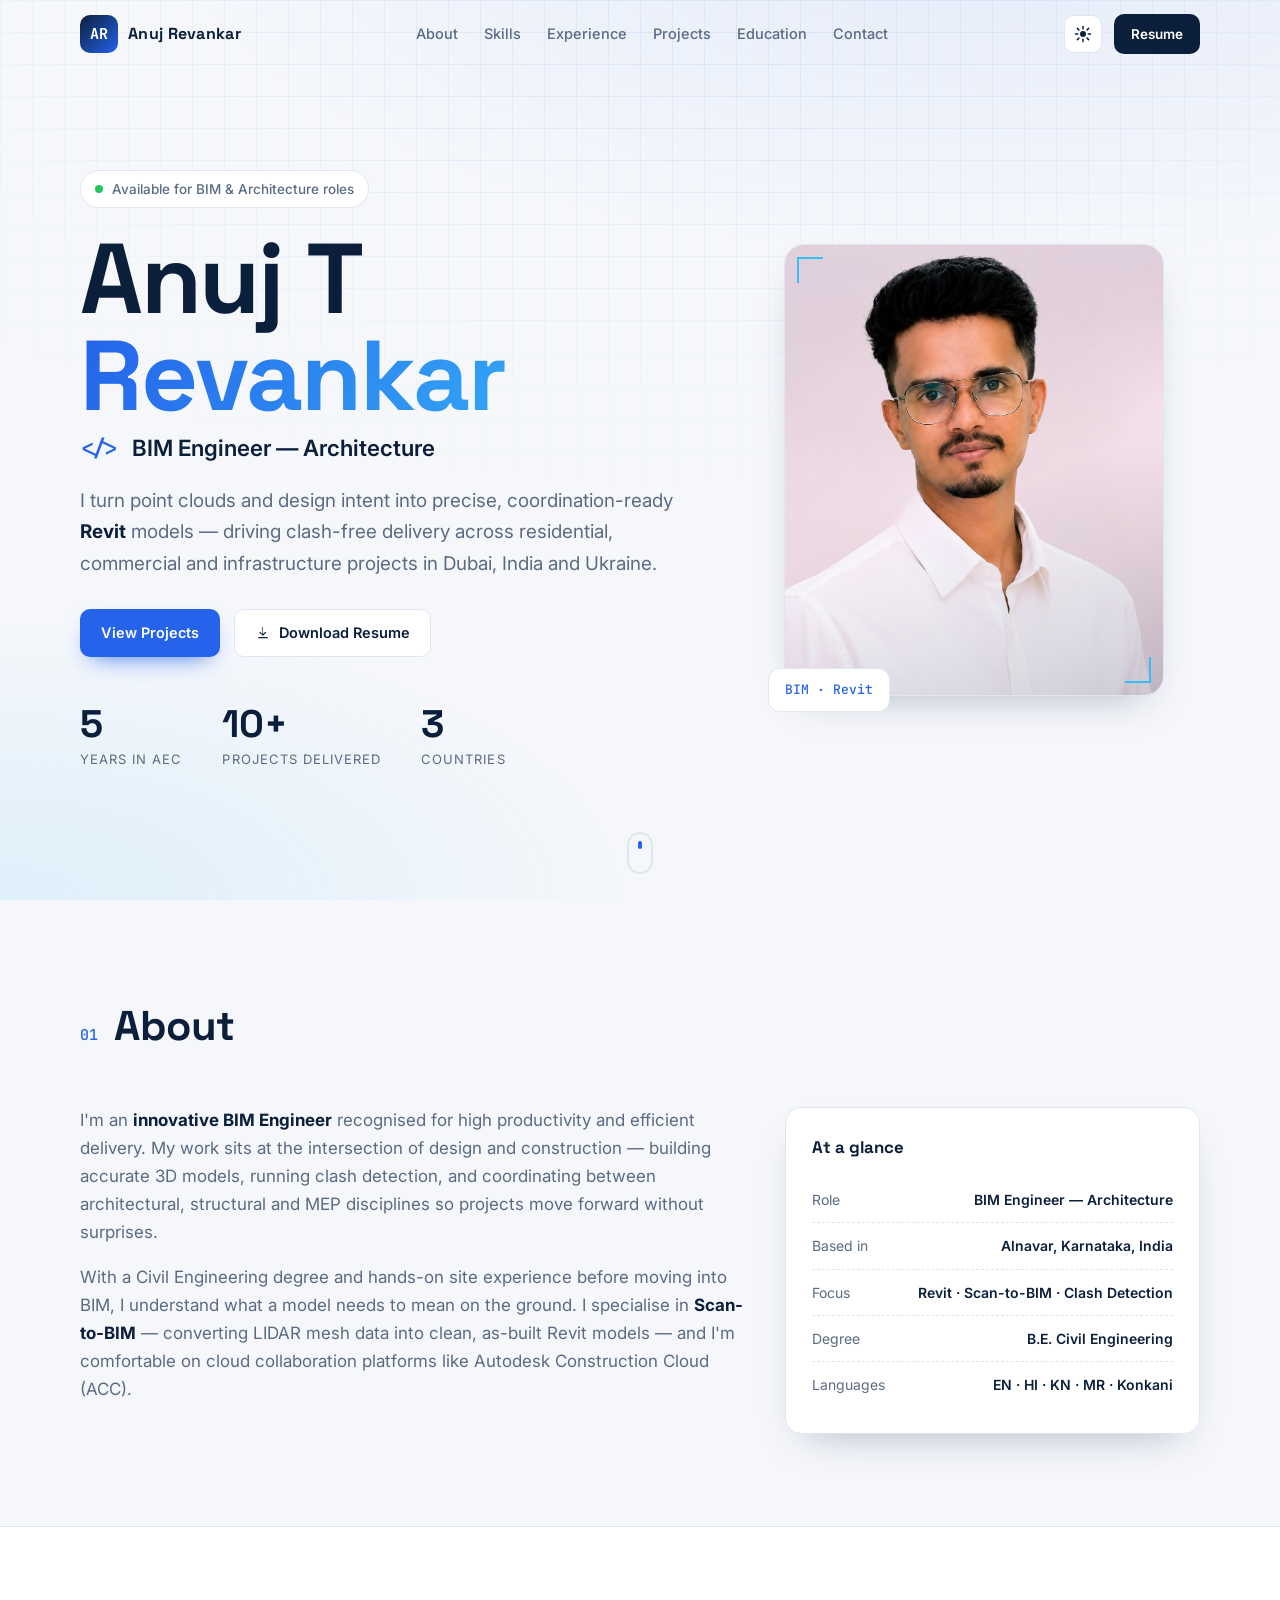
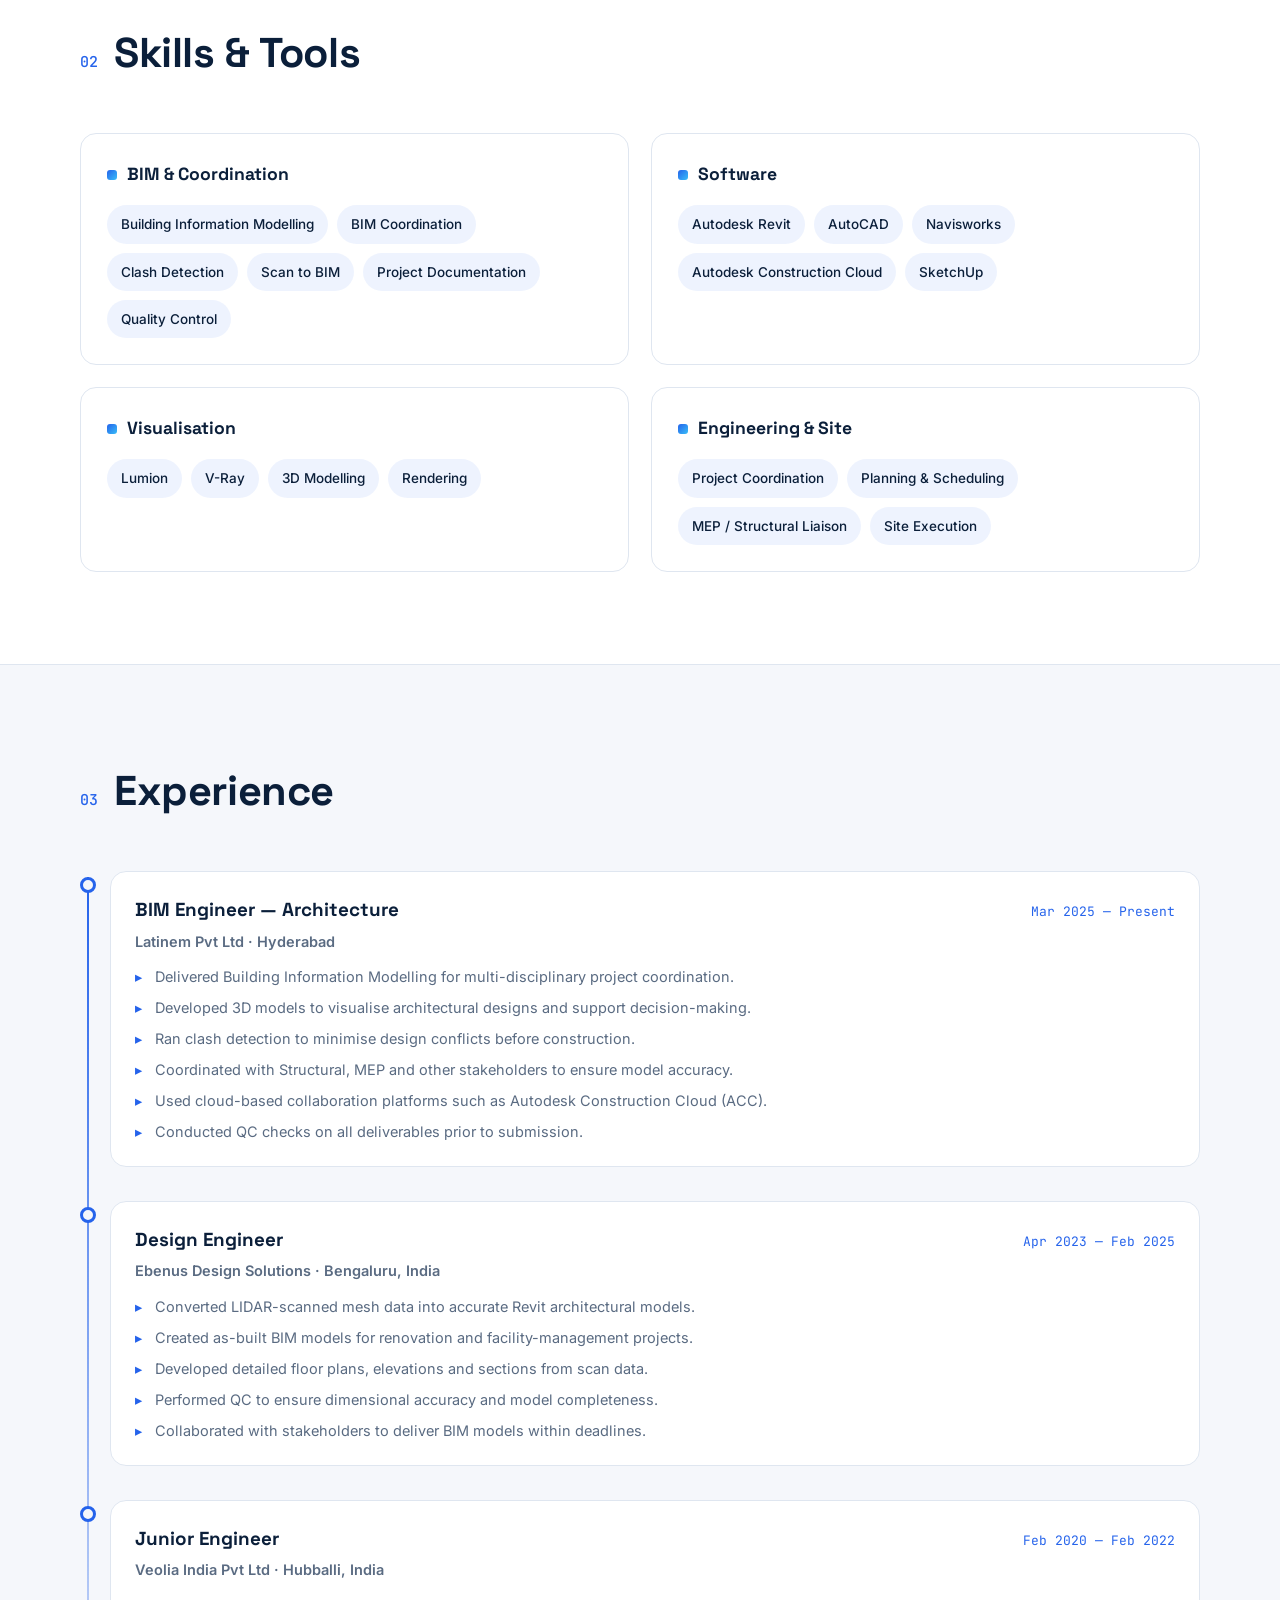
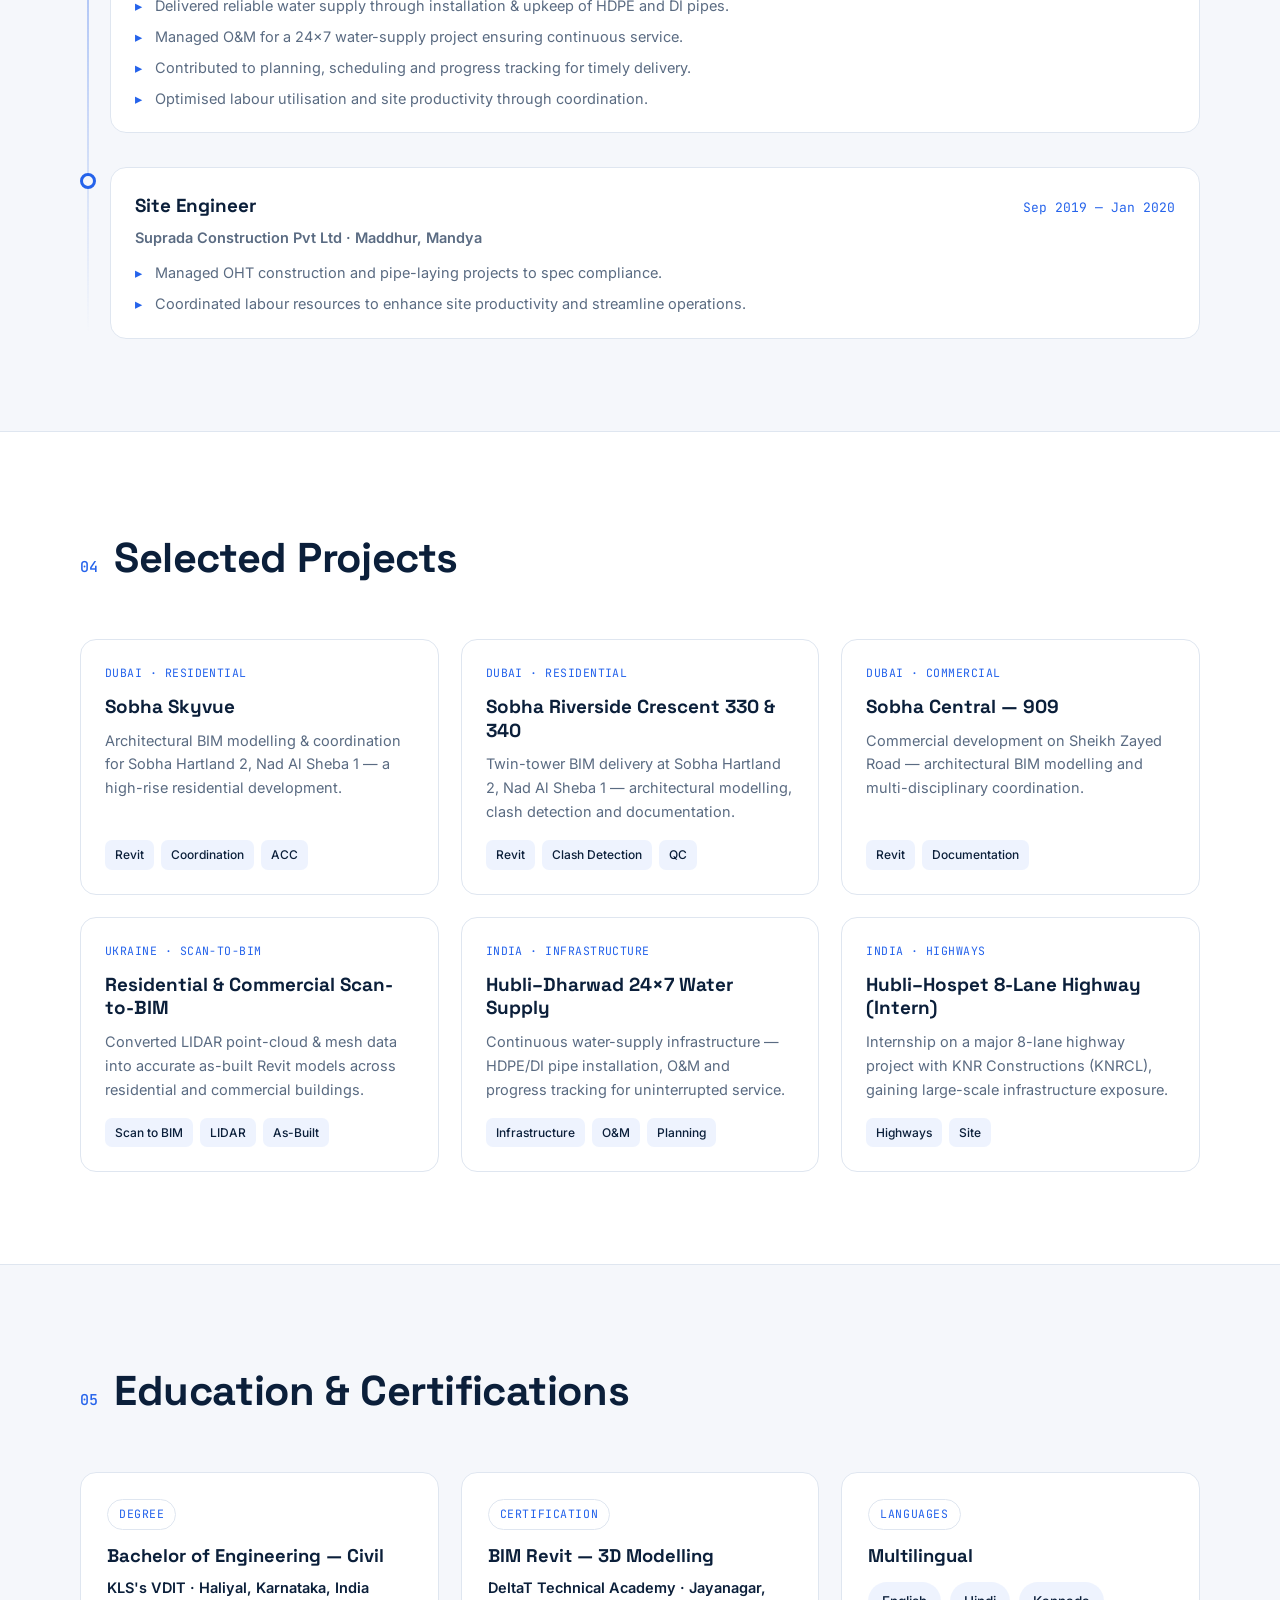
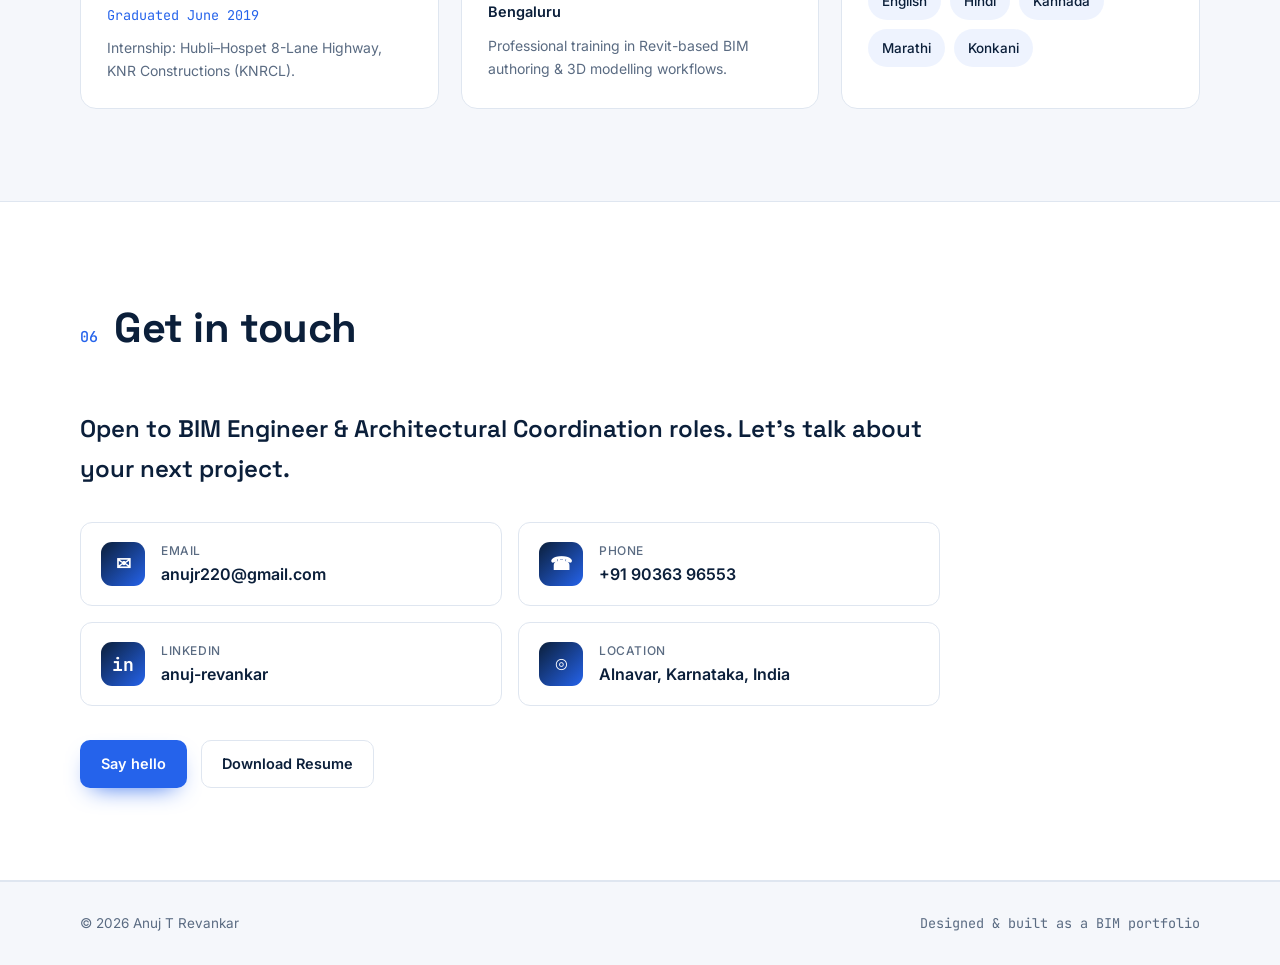
<file: index.html>
<!DOCTYPE html>
<html lang="en">
<head>
  <meta charset="UTF-8" />
  <meta name="viewport" content="width=device-width, initial-scale=1.0" />
  <title>Anuj T Revankar — BIM Engineer</title>
  <meta name="description" content="Anuj T Revankar — BIM Engineer specialising in Revit, Scan-to-BIM, clash detection and multi-disciplinary project coordination. Portfolio of architectural BIM projects across Dubai, India and Ukraine." />
  <meta name="author" content="Anuj T Revankar" />

  <!-- Open Graph -->
  <meta property="og:title" content="Anuj T Revankar — BIM Engineer" />
  <meta property="og:description" content="BIM Engineer specialising in Revit, Scan-to-BIM and clash detection. Portfolio of architectural projects across Dubai, India & Ukraine." />
  <meta property="og:type" content="website" />

  <link rel="preconnect" href="https://fonts.googleapis.com" />
  <link rel="preconnect" href="https://fonts.gstatic.com" crossorigin />
  <link href="https://fonts.googleapis.com/css2?family=Space+Grotesk:wght@400;500;600;700&family=Inter:wght@400;500;600;700&family=JetBrains+Mono:wght@400;500&display=swap" rel="stylesheet" />
  <link rel="stylesheet" href="styles.css" />
  <link rel="icon" href="data:image/svg+xml,<svg xmlns='http://www.w3.org/2000/svg' viewBox='0 0 100 100'><rect width='100' height='100' rx='20' fill='%230b1f3a'/><text x='50' y='68' font-size='54' font-family='monospace' font-weight='700' fill='%2338bdf8' text-anchor='middle'>AR</text></svg>" />
</head>
<body>
  <!-- Blueprint grid backdrop -->
  <div class="grid-bg" aria-hidden="true"></div>

  <!-- ============ NAV ============ -->
  <header class="nav" id="nav">
    <div class="nav__inner">
      <a href="#top" class="brand" aria-label="Anuj T Revankar — home">
        <span class="brand__mark">AR</span>
        <span class="brand__name">Anuj&nbsp;Revankar</span>
      </a>
      <nav class="nav__links" aria-label="Primary">
        <a href="#about">About</a>
        <a href="#skills">Skills</a>
        <a href="#experience">Experience</a>
        <a href="#projects">Projects</a>
        <a href="#education">Education</a>
        <a href="#contact">Contact</a>
      </nav>
      <div class="nav__actions">
        <button class="theme-toggle" id="themeToggle" aria-label="Toggle colour theme" title="Toggle theme">
          <svg class="icon-sun" viewBox="0 0 24 24" width="18" height="18" aria-hidden="true"><circle cx="12" cy="12" r="4" fill="currentColor"/><g stroke="currentColor" stroke-width="2" stroke-linecap="round"><line x1="12" y1="2" x2="12" y2="5"/><line x1="12" y1="19" x2="12" y2="22"/><line x1="2" y1="12" x2="5" y2="12"/><line x1="19" y1="12" x2="22" y2="12"/><line x1="4.5" y1="4.5" x2="6.5" y2="6.5"/><line x1="17.5" y1="17.5" x2="19.5" y2="19.5"/><line x1="4.5" y1="19.5" x2="6.5" y2="17.5"/><line x1="17.5" y1="6.5" x2="19.5" y2="4.5"/></g></svg>
          <svg class="icon-moon" viewBox="0 0 24 24" width="18" height="18" aria-hidden="true"><path d="M21 12.8A9 9 0 1 1 11.2 3a7 7 0 0 0 9.8 9.8Z" fill="currentColor"/></svg>
        </button>
        <a class="btn btn--sm" href="assets/AnujRevankar_Resume.pdf" download>Resume</a>
        <button class="nav__burger" id="burger" aria-label="Open menu" aria-expanded="false">
          <span></span><span></span><span></span>
        </button>
      </div>
    </div>
  </header>

  <main id="top">
    <!-- ============ HERO ============ -->
    <section class="hero">
      <div class="hero__grid" aria-hidden="true"></div>
      <div class="wrap hero__inner">
       <div class="hero__copy">
        <p class="hero__eyebrow reveal"><span class="dot"></span> Available for BIM &amp; Architecture roles</p>
        <h1 class="hero__title reveal">
          <span>Anuj&nbsp;T</span>
          <span class="accent">Revankar</span>
        </h1>
        <p class="hero__role reveal"><span class="mono">&lt;/&gt;</span> BIM Engineer — Architecture</p>
        <p class="hero__lead reveal">
          I turn point clouds and design intent into precise, coordination-ready
          <strong>Revit</strong> models — driving clash-free delivery across residential,
          commercial and infrastructure projects in Dubai, India and Ukraine.
        </p>
        <div class="hero__cta reveal">
          <a class="btn btn--primary" href="#projects">View Projects</a>
          <a class="btn btn--ghost" href="assets/AnujRevankar_Resume.pdf" download>
            <svg viewBox="0 0 24 24" width="16" height="16" aria-hidden="true"><path fill="currentColor" d="M12 3v10.5l3.5-3.5 1.4 1.4L12 16.3 6.1 11.4l1.4-1.4L11 13.5V3h1Zm-7 15h14v2H5v-2Z"/></svg>
            Download Resume
          </a>
        </div>
        <ul class="hero__stats reveal" aria-label="Highlights">
          <li><span class="num" data-count="5">0</span><span class="lbl">Years in AEC</span></li>
          <li><span class="num" data-count="10" data-suffix="+">0</span><span class="lbl">Projects delivered</span></li>
          <li><span class="num" data-count="3">0</span><span class="lbl">Countries</span></li>
        </ul>
       </div>

       <div class="hero__photo reveal">
         <div class="hero__frame">
           <img src="assets/profile.jpg"
                alt="Anuj T Revankar"
                width="640" height="760"
                onerror="this.onerror=null;this.src='assets/profile-placeholder.svg';" />
           <span class="hero__frame-tick hero__frame-tick--tl"></span>
           <span class="hero__frame-tick hero__frame-tick--br"></span>
         </div>
         <span class="hero__badge mono">BIM · Revit</span>
       </div>
      </div>
      <a href="#about" class="hero__scroll" aria-label="Scroll to about">
        <span></span>
      </a>
    </section>

    <!-- ============ ABOUT ============ -->
    <section id="about" class="section">
      <div class="wrap">
        <header class="section__head reveal">
          <span class="section__idx">01</span>
          <h2>About</h2>
        </header>
        <div class="about">
          <div class="about__text reveal">
            <p>
              I'm an <strong>innovative BIM Engineer</strong> recognised for high productivity and
              efficient delivery. My work sits at the intersection of design and construction —
              building accurate 3D models, running clash detection, and coordinating between
              architectural, structural and MEP disciplines so projects move forward without surprises.
            </p>
            <p>
              With a Civil Engineering degree and hands-on site experience before moving into BIM,
              I understand what a model needs to mean on the ground. I specialise in
              <strong>Scan-to-BIM</strong> — converting LIDAR mesh data into clean, as-built Revit models —
              and I'm comfortable on cloud collaboration platforms like Autodesk Construction Cloud (ACC).
            </p>
          </div>
          <aside class="about__card reveal">
            <h3>At a glance</h3>
            <dl>
              <div><dt>Role</dt><dd>BIM Engineer — Architecture</dd></div>
              <div><dt>Based in</dt><dd>Alnavar, Karnataka, India</dd></div>
              <div><dt>Focus</dt><dd>Revit · Scan-to-BIM · Clash Detection</dd></div>
              <div><dt>Degree</dt><dd>B.E. Civil Engineering</dd></div>
              <div><dt>Languages</dt><dd>EN · HI · KN · MR · Konkani</dd></div>
            </dl>
          </aside>
        </div>
      </div>
    </section>

    <!-- ============ SKILLS ============ -->
    <section id="skills" class="section section--alt">
      <div class="wrap">
        <header class="section__head reveal">
          <span class="section__idx">02</span>
          <h2>Skills &amp; Tools</h2>
        </header>
        <div class="skills">
          <article class="skillcard reveal">
            <h3>BIM &amp; Coordination</h3>
            <ul class="chips">
              <li>Building Information Modelling</li>
              <li>BIM Coordination</li>
              <li>Clash Detection</li>
              <li>Scan to BIM</li>
              <li>Project Documentation</li>
              <li>Quality Control</li>
            </ul>
          </article>
          <article class="skillcard reveal">
            <h3>Software</h3>
            <ul class="chips">
              <li>Autodesk Revit</li>
              <li>AutoCAD</li>
              <li>Navisworks</li>
              <li>Autodesk Construction Cloud</li>
              <li>SketchUp</li>
            </ul>
          </article>
          <article class="skillcard reveal">
            <h3>Visualisation</h3>
            <ul class="chips">
              <li>Lumion</li>
              <li>V-Ray</li>
              <li>3D Modelling</li>
              <li>Rendering</li>
            </ul>
          </article>
          <article class="skillcard reveal">
            <h3>Engineering &amp; Site</h3>
            <ul class="chips">
              <li>Project Coordination</li>
              <li>Planning &amp; Scheduling</li>
              <li>MEP / Structural Liaison</li>
              <li>Site Execution</li>
            </ul>
          </article>
        </div>
      </div>
    </section>

    <!-- ============ EXPERIENCE ============ -->
    <section id="experience" class="section">
      <div class="wrap">
        <header class="section__head reveal">
          <span class="section__idx">03</span>
          <h2>Experience</h2>
        </header>
        <div class="timeline">

          <article class="tl reveal">
            <div class="tl__dot"></div>
            <div class="tl__body">
              <div class="tl__top">
                <h3>BIM Engineer — Architecture</h3>
                <span class="tl__date">Mar 2025 — Present</span>
              </div>
              <p class="tl__org">Latinem Pvt Ltd · Hyderabad</p>
              <ul class="tl__points">
                <li>Delivered Building Information Modelling for multi-disciplinary project coordination.</li>
                <li>Developed 3D models to visualise architectural designs and support decision-making.</li>
                <li>Ran clash detection to minimise design conflicts before construction.</li>
                <li>Coordinated with Structural, MEP and other stakeholders to ensure model accuracy.</li>
                <li>Used cloud-based collaboration platforms such as Autodesk Construction Cloud (ACC).</li>
                <li>Conducted QC checks on all deliverables prior to submission.</li>
              </ul>
            </div>
          </article>

          <article class="tl reveal">
            <div class="tl__dot"></div>
            <div class="tl__body">
              <div class="tl__top">
                <h3>Design Engineer</h3>
                <span class="tl__date">Apr 2023 — Feb 2025</span>
              </div>
              <p class="tl__org">Ebenus Design Solutions · Bengaluru, India</p>
              <ul class="tl__points">
                <li>Converted LIDAR-scanned mesh data into accurate Revit architectural models.</li>
                <li>Created as-built BIM models for renovation and facility-management projects.</li>
                <li>Developed detailed floor plans, elevations and sections from scan data.</li>
                <li>Performed QC to ensure dimensional accuracy and model completeness.</li>
                <li>Collaborated with stakeholders to deliver BIM models within deadlines.</li>
              </ul>
            </div>
          </article>

          <article class="tl reveal">
            <div class="tl__dot"></div>
            <div class="tl__body">
              <div class="tl__top">
                <h3>Junior Engineer</h3>
                <span class="tl__date">Feb 2020 — Feb 2022</span>
              </div>
              <p class="tl__org">Veolia India Pvt Ltd · Hubballi, India</p>
              <ul class="tl__points">
                <li>Delivered reliable water supply through installation &amp; upkeep of HDPE and DI pipes.</li>
                <li>Managed O&amp;M for a 24×7 water-supply project ensuring continuous service.</li>
                <li>Contributed to planning, scheduling and progress tracking for timely delivery.</li>
                <li>Optimised labour utilisation and site productivity through coordination.</li>
              </ul>
            </div>
          </article>

          <article class="tl reveal">
            <div class="tl__dot"></div>
            <div class="tl__body">
              <div class="tl__top">
                <h3>Site Engineer</h3>
                <span class="tl__date">Sep 2019 — Jan 2020</span>
              </div>
              <p class="tl__org">Suprada Construction Pvt Ltd · Maddhur, Mandya</p>
              <ul class="tl__points">
                <li>Managed OHT construction and pipe-laying projects to spec compliance.</li>
                <li>Coordinated labour resources to enhance site productivity and streamline operations.</li>
              </ul>
            </div>
          </article>

        </div>
      </div>
    </section>

    <!-- ============ PROJECTS ============ -->
    <section id="projects" class="section section--alt">
      <div class="wrap">
        <header class="section__head reveal">
          <span class="section__idx">04</span>
          <h2>Selected Projects</h2>
        </header>
        <div class="projects">

          <article class="pcard reveal">
            <div class="pcard__tag">Dubai · Residential</div>
            <h3>Sobha Skyvue</h3>
            <p>Architectural BIM modelling &amp; coordination for Sobha Hartland 2, Nad Al Sheba 1 — a high-rise residential development.</p>
            <ul class="pcard__meta">
              <li>Revit</li><li>Coordination</li><li>ACC</li>
            </ul>
          </article>

          <article class="pcard reveal">
            <div class="pcard__tag">Dubai · Residential</div>
            <h3>Sobha Riverside Crescent 330 &amp; 340</h3>
            <p>Twin-tower BIM delivery at Sobha Hartland 2, Nad Al Sheba 1 — architectural modelling, clash detection and documentation.</p>
            <ul class="pcard__meta">
              <li>Revit</li><li>Clash Detection</li><li>QC</li>
            </ul>
          </article>

          <article class="pcard reveal">
            <div class="pcard__tag">Dubai · Commercial</div>
            <h3>Sobha Central — 909</h3>
            <p>Commercial development on Sheikh Zayed Road — architectural BIM modelling and multi-disciplinary coordination.</p>
            <ul class="pcard__meta">
              <li>Revit</li><li>Documentation</li>
            </ul>
          </article>

          <article class="pcard reveal">
            <div class="pcard__tag">Ukraine · Scan-to-BIM</div>
            <h3>Residential &amp; Commercial Scan-to-BIM</h3>
            <p>Converted LIDAR point-cloud &amp; mesh data into accurate as-built Revit models across residential and commercial buildings.</p>
            <ul class="pcard__meta">
              <li>Scan to BIM</li><li>LIDAR</li><li>As-Built</li>
            </ul>
          </article>

          <article class="pcard reveal">
            <div class="pcard__tag">India · Infrastructure</div>
            <h3>Hubli–Dharwad 24×7 Water Supply</h3>
            <p>Continuous water-supply infrastructure — HDPE/DI pipe installation, O&amp;M and progress tracking for uninterrupted service.</p>
            <ul class="pcard__meta">
              <li>Infrastructure</li><li>O&amp;M</li><li>Planning</li>
            </ul>
          </article>

          <article class="pcard reveal">
            <div class="pcard__tag">India · Highways</div>
            <h3>Hubli–Hospet 8-Lane Highway (Intern)</h3>
            <p>Internship on a major 8-lane highway project with KNR Constructions (KNRCL), gaining large-scale infrastructure exposure.</p>
            <ul class="pcard__meta">
              <li>Highways</li><li>Site</li>
            </ul>
          </article>

        </div>
      </div>
    </section>

    <!-- ============ EDUCATION + CERTS ============ -->
    <section id="education" class="section">
      <div class="wrap">
        <header class="section__head reveal">
          <span class="section__idx">05</span>
          <h2>Education &amp; Certifications</h2>
        </header>
        <div class="edu">
          <article class="edu__card reveal">
            <span class="edu__kind">Degree</span>
            <h3>Bachelor of Engineering — Civil</h3>
            <p class="edu__org">KLS's VDIT · Haliyal, Karnataka, India</p>
            <p class="edu__date">Graduated June 2019</p>
            <p class="edu__note">Internship: Hubli–Hospet 8-Lane Highway, KNR Constructions (KNRCL).</p>
          </article>
          <article class="edu__card reveal">
            <span class="edu__kind">Certification</span>
            <h3>BIM Revit — 3D Modelling</h3>
            <p class="edu__org">DeltaT Technical Academy · Jayanagar, Bengaluru</p>
            <p class="edu__note">Professional training in Revit-based BIM authoring &amp; 3D modelling workflows.</p>
          </article>
          <article class="edu__card reveal">
            <span class="edu__kind">Languages</span>
            <h3>Multilingual</h3>
            <ul class="chips chips--tight">
              <li>English</li><li>Hindi</li><li>Kannada</li><li>Marathi</li><li>Konkani</li>
            </ul>
          </article>
        </div>
      </div>
    </section>

    <!-- ============ CONTACT ============ -->
    <section id="contact" class="section section--alt">
      <div class="wrap">
        <header class="section__head reveal">
          <span class="section__idx">06</span>
          <h2>Get in touch</h2>
        </header>
        <div class="contact">
          <p class="contact__lead reveal">Open to BIM Engineer &amp; Architectural Coordination roles. Let's talk about your next project.</p>
          <div class="contact__grid reveal">
            <a class="contact__item" href="mailto:anujr220@gmail.com">
              <span class="contact__ic">✉</span>
              <span><small>Email</small>anujr220@gmail.com</span>
            </a>
            <a class="contact__item" href="tel:+919036396553">
              <span class="contact__ic">☎</span>
              <span><small>Phone</small>+91 90363 96553</span>
            </a>
            <a class="contact__item" href="https://www.linkedin.com/in/anuj-revankar-630022181" target="_blank" rel="noopener">
              <span class="contact__ic">in</span>
              <span><small>LinkedIn</small>anuj-revankar</span>
            </a>
            <div class="contact__item contact__item--static">
              <span class="contact__ic">◎</span>
              <span><small>Location</small>Alnavar, Karnataka, India</span>
            </div>
          </div>
          <div class="contact__cta reveal">
            <a class="btn btn--primary" href="mailto:anujr220@gmail.com">Say hello</a>
            <a class="btn btn--ghost" href="assets/AnujRevankar_Resume.pdf" download>Download Resume</a>
          </div>
        </div>
      </div>
    </section>
  </main>

  <footer class="footer">
    <div class="wrap footer__inner">
      <span>© <span id="year"></span> Anuj T Revankar</span>
      <span class="footer__mono">Designed &amp; built as a BIM portfolio</span>
    </div>
  </footer>

  <script src="script.js"></script>
</body>
</html>
</file>
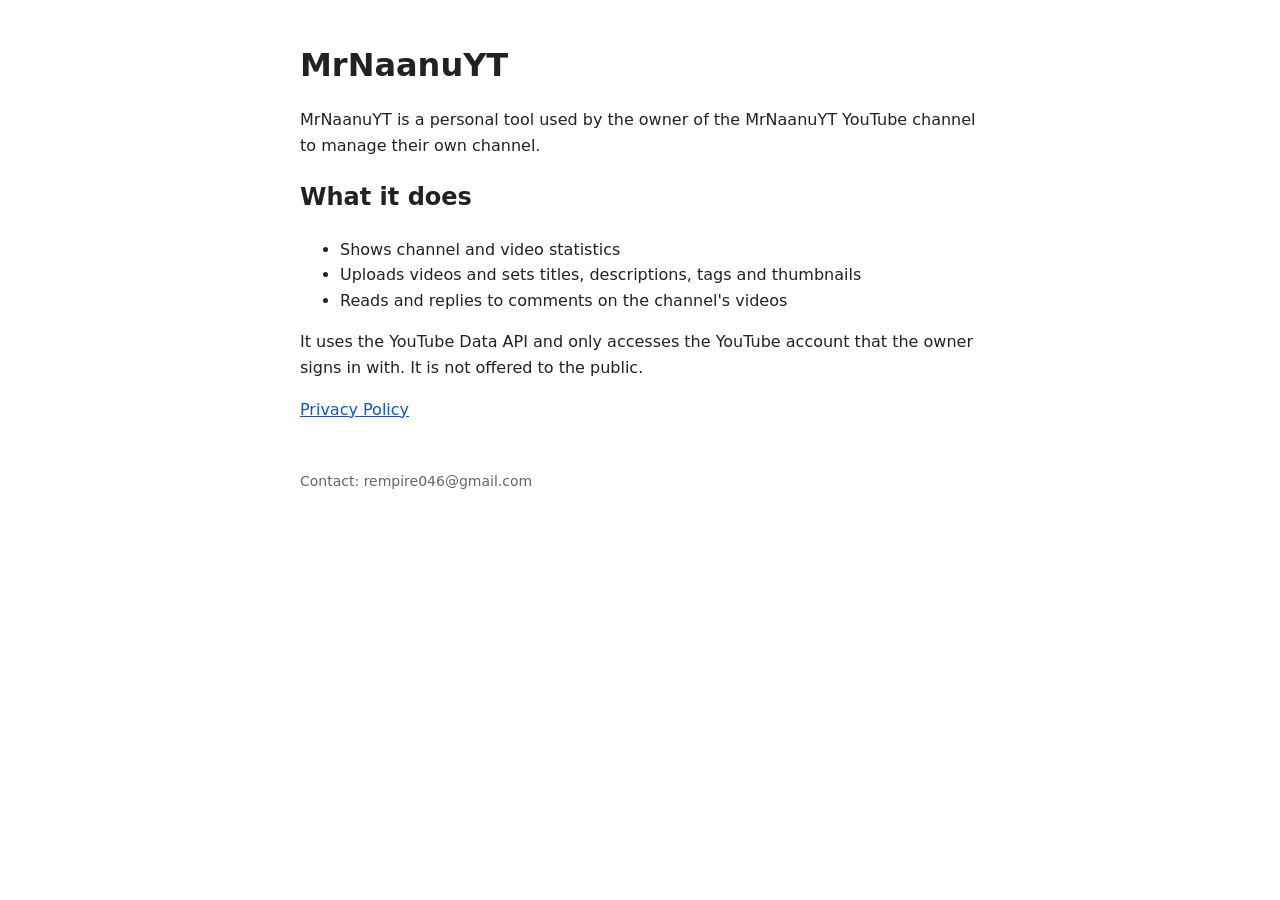
<file: mrnaanuyt/index.html>
<!doctype html>
<html lang="en">
<head>
  <meta charset="utf-8">
  <meta name="viewport" content="width=device-width, initial-scale=1">
  <title>MrNaanuYT</title>
  <style>
    body { font-family: system-ui, sans-serif; max-width: 680px; margin: 40px auto; padding: 0 16px; line-height: 1.6; color: #222; background: #fff; }
    h1 { margin-bottom: 4px; }
    a { color: #0b57d0; }
    footer { margin-top: 48px; font-size: 14px; color: #666; }
  </style>
</head>
<body>
  <h1>MrNaanuYT</h1>
  <p>MrNaanuYT is a personal tool used by the owner of the MrNaanuYT YouTube channel to manage their own channel.</p>

  <h2>What it does</h2>
  <ul>
    <li>Shows channel and video statistics</li>
    <li>Uploads videos and sets titles, descriptions, tags and thumbnails</li>
    <li>Reads and replies to comments on the channel's videos</li>
  </ul>
  <p>It uses the YouTube Data API and only accesses the YouTube account that the owner signs in with. It is not offered to the public.</p>

  <p><a href="privacy.html">Privacy Policy</a></p>

  <footer>Contact: rempire046@gmail.com</footer>
</body>
</html>
</file>
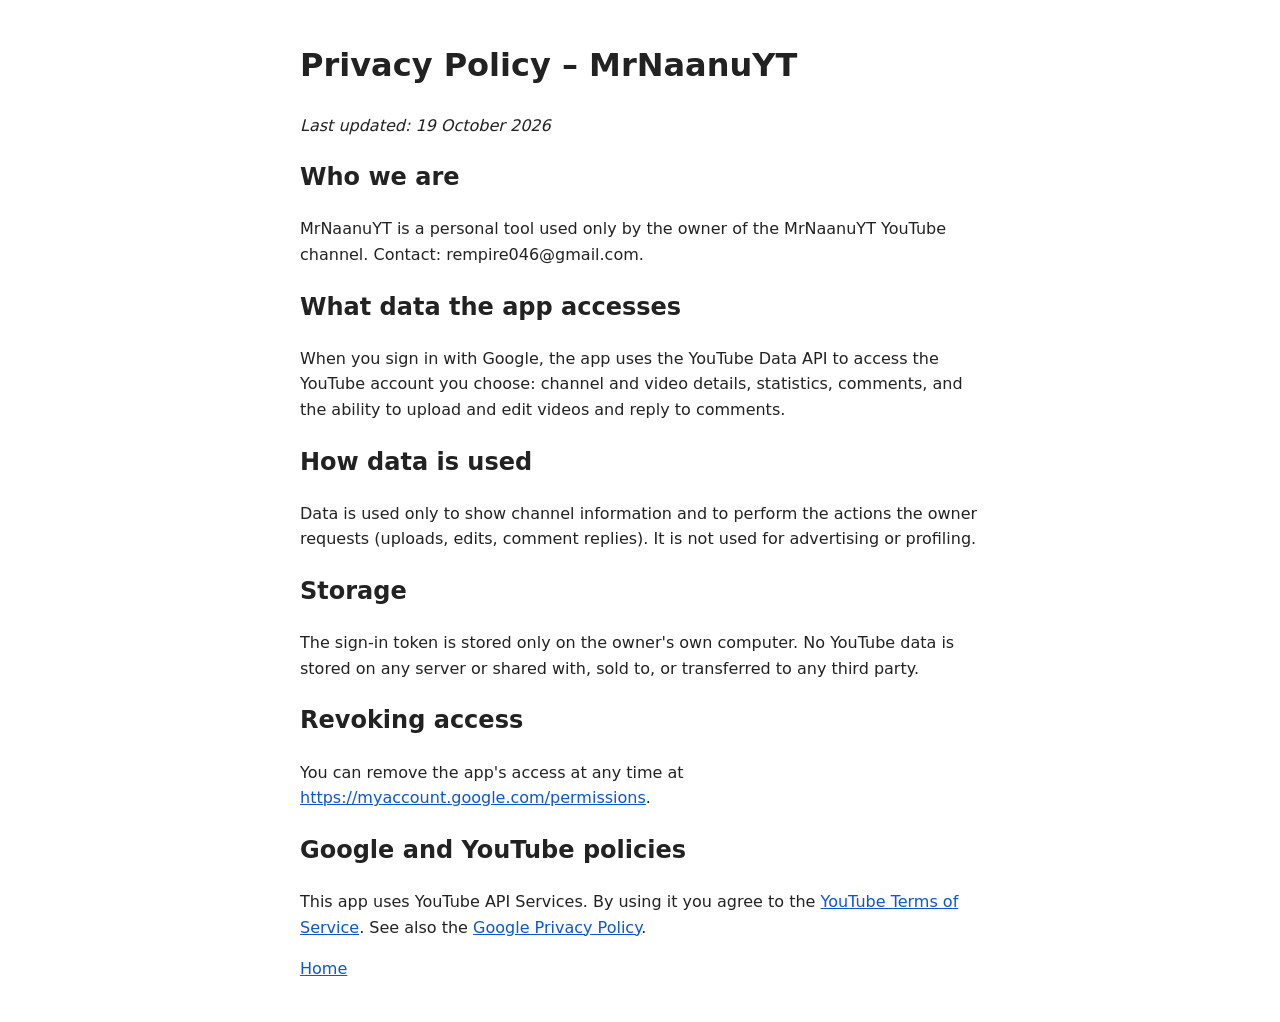
<file: mrnaanuyt/privacy.html>
<!doctype html>
<html lang="en">
<head>
  <meta charset="utf-8">
  <meta name="viewport" content="width=device-width, initial-scale=1">
  <title>Privacy Policy</title>
  <style>
    body { font-family: system-ui, sans-serif; max-width: 680px; margin: 40px auto; padding: 0 16px; line-height: 1.6; color: #222; background: #fff; }
    a { color: #0b57d0; }
  </style>
</head>
<body>
  <h1>Privacy Policy – MrNaanuYT</h1>
  <p><em>Last updated: 19 October 2026</em></p>

  <h2>Who we are</h2>
  <p>MrNaanuYT is a personal tool used only by the owner of the MrNaanuYT YouTube channel. Contact: rempire046@gmail.com.</p>

  <h2>What data the app accesses</h2>
  <p>When you sign in with Google, the app uses the YouTube Data API to access the YouTube account you choose: channel and video details, statistics, comments, and the ability to upload and edit videos and reply to comments.</p>

  <h2>How data is used</h2>
  <p>Data is used only to show channel information and to perform the actions the owner requests (uploads, edits, comment replies). It is not used for advertising or profiling.</p>

  <h2>Storage</h2>
  <p>The sign-in token is stored only on the owner's own computer. No YouTube data is stored on any server or shared with, sold to, or transferred to any third party.</p>

  <h2>Revoking access</h2>
  <p>You can remove the app's access at any time at
    <a href="https://myaccount.google.com/permissions">https://myaccount.google.com/permissions</a>.</p>

  <h2>Google and YouTube policies</h2>
  <p>This app uses YouTube API Services. By using it you agree to the
    <a href="https://www.youtube.com/t/terms">YouTube Terms of Service</a>.
    See also the <a href="https://policies.google.com/privacy">Google Privacy Policy</a>.</p>

  <p><a href="index.html">Home</a></p>
</body>
</html>
</file>
<file: styles.css>
/* =========================================================
   Anuj T Revankar — BIM Portfolio
   Modern architectural / blueprint theme
   ========================================================= */

:root {
  --navy: #0b1f3a;
  --navy-2: #0e2647;
  --ink: #0b1f3a;
  --paper: #f5f7fb;
  --paper-2: #ffffff;
  --muted: #5a6b82;
  --line: #dfe6f0;
  --accent: #2563eb;
  --accent-2: #38bdf8;
  --accent-soft: rgba(37, 99, 235, .08);
  --card: #ffffff;
  --shadow: 0 18px 40px -22px rgba(11, 31, 58, .35);
  --radius: 16px;
  --maxw: 1120px;

  --bg: var(--paper);
  --fg: var(--ink);
  --grid-line: rgba(37, 99, 235, .07);
}

[data-theme="dark"] {
  --navy: #060d1a;
  --paper: #0a1424;
  --paper-2: #0f1d33;
  --ink: #e8eefb;
  --fg: #e8eefb;
  --muted: #92a3bd;
  --line: #1d2c45;
  --card: #101f38;
  --accent: #4f8cff;
  --accent-2: #38bdf8;
  --accent-soft: rgba(79, 140, 255, .12);
  --shadow: 0 24px 50px -24px rgba(0, 0, 0, .7);
  --bg: var(--paper);
  --grid-line: rgba(79, 140, 255, .08);
}

* { box-sizing: border-box; margin: 0; padding: 0; }

html { scroll-behavior: smooth; }

body {
  font-family: 'Inter', system-ui, sans-serif;
  background: var(--bg);
  color: var(--fg);
  line-height: 1.65;
  -webkit-font-smoothing: antialiased;
  overflow-x: hidden;
  -webkit-tap-highlight-color: transparent;
  -webkit-text-size-adjust: 100%;
  transition: background .4s ease, color .4s ease;
}

img { max-width: 100%; }

/* comfortable tap targets on touch devices */
@media (hover: none) and (pointer: coarse) {
  .nav__links.open a,
  .btn,
  .contact__item,
  .chips li { min-height: 44px; }
  .btn { padding-block: 13px; }
}

.mono { font-family: 'JetBrains Mono', monospace; }

.wrap { width: min(var(--maxw), 92%); margin-inline: auto; }

a { color: inherit; text-decoration: none; }

/* ---------- blueprint backdrop ---------- */
.grid-bg {
  position: fixed;
  inset: 0;
  z-index: -2;
  background:
    linear-gradient(var(--grid-line) 1px, transparent 1px) 0 0 / 32px 32px,
    linear-gradient(90deg, var(--grid-line) 1px, transparent 1px) 0 0 / 32px 32px;
  mask-image: radial-gradient(ellipse 80% 60% at 50% 0%, #000 30%, transparent 90%);
  pointer-events: none;
}

/* ---------- nav ---------- */
.nav {
  position: fixed; top: 0; left: 0; right: 0; z-index: 50;
  transition: background .3s ease, box-shadow .3s ease, backdrop-filter .3s;
}
.nav.scrolled {
  background: color-mix(in srgb, var(--bg) 82%, transparent);
  backdrop-filter: blur(14px);
  box-shadow: 0 1px 0 var(--line);
}
.nav__inner {
  width: min(var(--maxw), 92%); margin-inline: auto;
  display: flex; align-items: center; justify-content: space-between;
  height: 68px;
}
.brand { display: flex; align-items: center; gap: 10px; font-weight: 700; }
.brand__mark {
  display: grid; place-items: center;
  width: 38px; height: 38px; border-radius: 10px;
  background: linear-gradient(135deg, var(--navy), var(--accent));
  color: #fff; font-family: 'JetBrains Mono', monospace; font-size: 15px;
  letter-spacing: .5px;
}
.brand__name { font-family: 'Space Grotesk', sans-serif; letter-spacing: .3px; }

.nav__links { display: flex; gap: 26px; }
.nav__links a {
  font-size: 14.5px; font-weight: 500; color: var(--muted);
  position: relative; padding: 4px 0; transition: color .2s;
}
.nav__links a::after {
  content: ""; position: absolute; left: 0; bottom: -2px; height: 2px; width: 0;
  background: var(--accent); transition: width .25s ease;
}
.nav__links a:hover, .nav__links a.active { color: var(--fg); }
.nav__links a:hover::after, .nav__links a.active::after { width: 100%; }

.nav__actions { display: flex; align-items: center; gap: 12px; }

.theme-toggle {
  display: grid; place-items: center;
  width: 38px; height: 38px; border-radius: 10px;
  border: 1px solid var(--line); background: var(--card); color: var(--fg);
  cursor: pointer; transition: transform .2s, border-color .2s;
}
.theme-toggle:hover { transform: translateY(-1px); border-color: var(--accent); }
.icon-moon { display: none; }
[data-theme="dark"] .icon-sun { display: none; }
[data-theme="dark"] .icon-moon { display: block; }

.nav__burger { display: none; flex-direction: column; gap: 5px; background: none; border: 0; cursor: pointer; padding: 8px; }
.nav__burger span { width: 22px; height: 2px; background: var(--fg); border-radius: 2px; transition: .3s; }

/* ---------- buttons ---------- */
.btn {
  display: inline-flex; align-items: center; gap: 8px;
  font-weight: 600; font-size: 14.5px; border-radius: 10px;
  padding: 11px 20px; cursor: pointer; border: 1px solid transparent;
  transition: transform .18s ease, box-shadow .2s ease, background .2s, border-color .2s;
  white-space: nowrap;
}
.btn--sm { padding: 8px 16px; font-size: 13.5px; }
.btn--primary { background: var(--accent); color: #fff; box-shadow: 0 10px 24px -12px var(--accent); }
.btn--primary:hover { transform: translateY(-2px); box-shadow: 0 16px 30px -12px var(--accent); }
.btn--ghost { border-color: var(--line); color: var(--fg); background: var(--card); }
.btn--ghost:hover { transform: translateY(-2px); border-color: var(--accent); color: var(--accent); }
.nav__actions .btn--sm { background: var(--navy); color: #fff; }
[data-theme="dark"] .nav__actions .btn--sm { background: var(--accent); }

/* ---------- hero ---------- */
.hero {
  position: relative; min-height: 100svh;
  display: flex; align-items: center;
  padding: 120px 0 80px;
  overflow: hidden;
}
.hero__grid {
  position: absolute; inset: 0; z-index: -1;
  background:
    radial-gradient(1200px 500px at 78% -10%, var(--accent-soft), transparent 70%),
    radial-gradient(900px 400px at 0% 100%, color-mix(in srgb, var(--accent-2) 12%, transparent), transparent 70%);
}
.hero__inner {
  display: grid;
  grid-template-columns: 1.15fr .85fr;
  align-items: center;
  gap: 56px;
}
.hero__copy { max-width: 640px; }

/* photo */
.hero__photo { position: relative; justify-self: center; width: 100%; max-width: 380px; }
.hero__frame {
  position: relative;
  border-radius: 20px;
  overflow: hidden;
  aspect-ratio: 640 / 760;
  border: 1px solid var(--line);
  background: var(--card);
  box-shadow: var(--shadow);
  transition: transform .3s ease;
}
.hero__photo:hover .hero__frame { transform: translateY(-6px) rotate(-.6deg); }
.hero__frame img { width: 100%; height: 100%; object-fit: cover; object-position: center 25%; display: block; }
.hero__frame::after {
  content: ""; position: absolute; inset: 0; pointer-events: none;
  background: linear-gradient(160deg, transparent 55%, color-mix(in srgb, var(--navy) 55%, transparent));
  opacity: .35;
}
.hero__frame-tick { position: absolute; width: 26px; height: 26px; z-index: 2; }
.hero__frame-tick--tl { top: 12px; left: 12px; border-top: 2px solid var(--accent-2); border-left: 2px solid var(--accent-2); }
.hero__frame-tick--br { bottom: 12px; right: 12px; border-bottom: 2px solid var(--accent-2); border-right: 2px solid var(--accent-2); }
.hero__badge {
  position: absolute; bottom: -16px; left: -16px; z-index: 3;
  background: var(--card); border: 1px solid var(--line); border-radius: 12px;
  padding: 10px 16px; font-size: 13px; font-weight: 500; color: var(--accent);
  box-shadow: var(--shadow);
}

.hero__eyebrow {
  display: inline-flex; align-items: center; gap: 9px;
  font-size: 13.5px; font-weight: 500; color: var(--muted);
  padding: 7px 14px; border: 1px solid var(--line); border-radius: 999px;
  background: var(--card);
}
.dot { width: 8px; height: 8px; border-radius: 50%; background: #22c55e; box-shadow: 0 0 0 0 rgba(34,197,94,.5); animation: pulse 2s infinite; }
@keyframes pulse { 70% { box-shadow: 0 0 0 8px rgba(34,197,94,0); } 100% { box-shadow: 0 0 0 0 rgba(34,197,94,0); } }

.hero__title {
  font-family: 'Space Grotesk', sans-serif;
  font-size: clamp(3rem, 9vw, 6.2rem);
  line-height: .98; font-weight: 700; letter-spacing: -.02em;
  margin: 22px 0 6px;
}
.hero__title span { display: block; }
.hero__title .accent {
  background: linear-gradient(120deg, var(--accent), var(--accent-2));
  -webkit-background-clip: text; background-clip: text; color: transparent;
}
.hero__role { font-size: clamp(1.05rem, 2.5vw, 1.4rem); font-weight: 600; color: var(--fg); margin-bottom: 18px; }
.hero__role .mono { color: var(--accent); margin-right: 8px; }
.hero__lead { font-size: clamp(1rem, 2vw, 1.18rem); color: var(--muted); max-width: 620px; }
.hero__lead strong { color: var(--fg); }

.hero__cta { display: flex; flex-wrap: wrap; gap: 14px; margin-top: 30px; }

.hero__stats {
  display: flex; gap: 40px; margin-top: 48px; list-style: none; flex-wrap: wrap;
}
.hero__stats li { display: flex; flex-direction: column; }
.hero__stats .num {
  font-family: 'Space Grotesk', sans-serif; font-size: 2.4rem; font-weight: 700;
  color: var(--fg); line-height: 1;
}
.hero__stats .lbl { font-size: 13px; color: var(--muted); margin-top: 6px; text-transform: uppercase; letter-spacing: .08em; }

.hero__scroll {
  position: absolute; bottom: 26px; left: 50%; transform: translateX(-50%);
  width: 26px; height: 42px; border: 2px solid var(--line); border-radius: 999px;
  display: grid; justify-items: center; padding-top: 7px;
}
.hero__scroll span { width: 4px; height: 8px; border-radius: 4px; background: var(--accent); animation: scroll 1.6s infinite; }
@keyframes scroll { 0% { opacity: 0; transform: translateY(-2px);} 40% { opacity: 1;} 80% { opacity: 0; transform: translateY(10px);} 100% { opacity: 0; } }

/* ---------- sections ---------- */
.section { padding: 92px 0; position: relative; }
.section--alt { background: var(--paper-2); border-block: 1px solid var(--line); }
[data-theme="dark"] .section--alt { background: color-mix(in srgb, var(--paper-2) 60%, var(--bg)); }

.section__head { display: flex; align-items: baseline; gap: 16px; margin-bottom: 46px; }
.section__idx { font-family: 'JetBrains Mono', monospace; color: var(--accent); font-size: 15px; font-weight: 500; }
.section__head h2 {
  font-family: 'Space Grotesk', sans-serif; font-size: clamp(1.8rem, 4vw, 2.6rem);
  font-weight: 700; letter-spacing: -.01em;
}

/* ---------- about ---------- */
.about { display: grid; grid-template-columns: 1.6fr 1fr; gap: 40px; align-items: start; }
.about__text p { color: var(--muted); font-size: 1.06rem; margin-bottom: 18px; }
.about__text strong { color: var(--fg); }
.about__card {
  background: var(--card); border: 1px solid var(--line); border-radius: var(--radius);
  padding: 26px; box-shadow: var(--shadow);
}
.about__card h3 { font-family: 'Space Grotesk', sans-serif; font-size: 1.05rem; margin-bottom: 16px; }
.about__card dl > div { display: flex; justify-content: space-between; gap: 16px; padding: 11px 0; border-bottom: 1px dashed var(--line); }
.about__card dl > div:last-child { border-bottom: 0; }
.about__card dt { color: var(--muted); font-size: 14px; }
.about__card dd { font-weight: 600; font-size: 14px; text-align: right; }

/* ---------- skills ---------- */
.skills { display: grid; grid-template-columns: repeat(2, 1fr); gap: 22px; }
.skillcard {
  background: var(--card); border: 1px solid var(--line); border-radius: var(--radius);
  padding: 26px; transition: transform .2s, border-color .2s, box-shadow .2s;
}
.skillcard:hover { transform: translateY(-4px); border-color: var(--accent); box-shadow: var(--shadow); }
.skillcard h3 { font-family: 'Space Grotesk', sans-serif; font-size: 1.1rem; margin-bottom: 16px; display: flex; align-items: center; gap: 10px; }
.skillcard h3::before { content: ""; width: 10px; height: 10px; border-radius: 3px; background: linear-gradient(135deg, var(--accent), var(--accent-2)); }

.chips { list-style: none; display: flex; flex-wrap: wrap; gap: 9px; }
.chips li {
  font-size: 13.5px; font-weight: 500; color: var(--fg);
  padding: 7px 13px; border-radius: 999px;
  background: var(--accent-soft); border: 1px solid transparent;
  transition: border-color .2s, transform .15s;
}
.chips li:hover { border-color: var(--accent); transform: translateY(-1px); }
.chips--tight li { background: var(--accent-soft); }

/* ---------- timeline ---------- */
.timeline { position: relative; padding-left: 30px; }
.timeline::before { content: ""; position: absolute; left: 7px; top: 6px; bottom: 6px; width: 2px; background: linear-gradient(var(--accent), transparent); }
.tl { position: relative; padding-bottom: 34px; }
.tl:last-child { padding-bottom: 0; }
.tl__dot {
  position: absolute; left: -30px; top: 6px; width: 16px; height: 16px; border-radius: 50%;
  background: var(--bg); border: 3px solid var(--accent);
}
.tl__body {
  background: var(--card); border: 1px solid var(--line); border-radius: var(--radius);
  padding: 22px 24px; transition: transform .2s, box-shadow .2s;
}
.tl__body:hover { transform: translateX(4px); box-shadow: var(--shadow); }
.tl__top { display: flex; justify-content: space-between; align-items: baseline; gap: 14px; flex-wrap: wrap; }
.tl__top h3 { font-family: 'Space Grotesk', sans-serif; font-size: 1.18rem; }
.tl__date { font-family: 'JetBrains Mono', monospace; font-size: 13px; color: var(--accent); white-space: nowrap; }
.tl__org { color: var(--muted); font-weight: 600; font-size: 14.5px; margin: 4px 0 12px; }
.tl__points { list-style: none; display: grid; gap: 7px; }
.tl__points li { position: relative; padding-left: 20px; color: var(--muted); font-size: 14.5px; }
.tl__points li::before { content: "▸"; position: absolute; left: 0; color: var(--accent); }

/* ---------- projects ---------- */
.projects { display: grid; grid-template-columns: repeat(3, 1fr); gap: 22px; }
.pcard {
  background: var(--card); border: 1px solid var(--line); border-radius: var(--radius);
  padding: 24px; display: flex; flex-direction: column;
  position: relative; overflow: hidden;
  transition: transform .22s, box-shadow .22s, border-color .22s;
}
.pcard::before {
  content: ""; position: absolute; inset: 0; z-index: 0;
  background: linear-gradient(160deg, var(--accent-soft), transparent 60%);
  opacity: 0; transition: opacity .25s;
}
.pcard:hover { transform: translateY(-6px); border-color: var(--accent); box-shadow: var(--shadow); }
.pcard:hover::before { opacity: 1; }
.pcard > * { position: relative; z-index: 1; }
.pcard__tag {
  font-family: 'JetBrains Mono', monospace; font-size: 11.5px; letter-spacing: .04em;
  color: var(--accent); text-transform: uppercase; margin-bottom: 12px;
}
.pcard h3 { font-family: 'Space Grotesk', sans-serif; font-size: 1.18rem; margin-bottom: 10px; line-height: 1.25; }
.pcard p { color: var(--muted); font-size: 14.5px; flex: 1; }
.pcard__meta { list-style: none; display: flex; flex-wrap: wrap; gap: 7px; margin-top: 16px; }
.pcard__meta li { font-size: 12px; font-weight: 500; padding: 5px 10px; border-radius: 7px; background: var(--accent-soft); color: var(--fg); }

/* ---------- education ---------- */
.edu { display: grid; grid-template-columns: repeat(3, 1fr); gap: 22px; }
.edu__card {
  background: var(--card); border: 1px solid var(--line); border-radius: var(--radius);
  padding: 26px; transition: transform .2s, box-shadow .2s;
}
.edu__card:hover { transform: translateY(-4px); box-shadow: var(--shadow); }
.edu__kind {
  display: inline-block; font-family: 'JetBrains Mono', monospace; font-size: 11.5px;
  text-transform: uppercase; letter-spacing: .05em; color: var(--accent);
  padding: 5px 11px; border: 1px solid var(--line); border-radius: 999px; margin-bottom: 14px;
}
.edu__card h3 { font-family: 'Space Grotesk', sans-serif; font-size: 1.15rem; margin-bottom: 8px; line-height: 1.3; }
.edu__org { font-weight: 600; font-size: 14.5px; }
.edu__date { color: var(--accent); font-size: 13.5px; font-family: 'JetBrains Mono', monospace; margin: 4px 0; }
.edu__note { color: var(--muted); font-size: 14px; margin-top: 10px; }
.edu__card .chips { margin-top: 14px; }

/* ---------- contact ---------- */
.contact { max-width: 860px; }
.contact__lead { font-size: clamp(1.15rem, 2.5vw, 1.5rem); font-weight: 600; font-family: 'Space Grotesk', sans-serif; margin-bottom: 34px; }
.contact__grid { display: grid; grid-template-columns: repeat(2, 1fr); gap: 16px; margin-bottom: 34px; }
.contact__item {
  display: flex; align-items: center; gap: 16px;
  background: var(--card); border: 1px solid var(--line); border-radius: 12px;
  padding: 18px 20px; transition: transform .2s, border-color .2s, box-shadow .2s;
}
.contact__item:not(.contact__item--static):hover { transform: translateY(-3px); border-color: var(--accent); box-shadow: var(--shadow); }
.contact__ic {
  display: grid; place-items: center; width: 44px; height: 44px; border-radius: 11px; flex-shrink: 0;
  background: linear-gradient(135deg, var(--navy), var(--accent)); color: #fff;
  font-family: 'JetBrains Mono', monospace; font-size: 18px; font-weight: 700;
}
.contact__item span:last-child { display: flex; flex-direction: column; font-weight: 600; word-break: break-word; }
.contact__item small { color: var(--muted); font-size: 12px; font-weight: 500; text-transform: uppercase; letter-spacing: .05em; }
.contact__cta { display: flex; flex-wrap: wrap; gap: 14px; }

/* ---------- footer ---------- */
.footer { padding: 30px 0; border-top: 1px solid var(--line); }
.footer__inner { display: flex; justify-content: space-between; align-items: center; gap: 14px; flex-wrap: wrap; color: var(--muted); font-size: 13.5px; }
.footer__mono { font-family: 'JetBrains Mono', monospace; }

/* ---------- reveal animation ---------- */
.reveal { opacity: 0; transform: translateY(24px); transition: opacity .7s cubic-bezier(.2,.7,.2,1), transform .7s cubic-bezier(.2,.7,.2,1); }
.reveal.in { opacity: 1; transform: none; }

@media (prefers-reduced-motion: reduce) {
  .reveal { opacity: 1 !important; transform: none !important; transition: none; }
  * { animation: none !important; scroll-behavior: auto; }
}

/* ---------- responsive ---------- */

/* tablets & small laptops */
@media (max-width: 900px) {
  .about { grid-template-columns: 1fr; }
  .skills, .projects, .edu, .contact__grid { grid-template-columns: 1fr 1fr; }
  .hero { min-height: auto; padding: 104px 0 72px; }
  .hero__inner { grid-template-columns: 1fr; gap: 40px; }
  .hero__copy { max-width: none; order: 2; }
  .hero__photo { order: 1; max-width: 280px; margin-inline: auto; }
  .hero__stats { justify-content: flex-start; }
  .hero__scroll { display: none; }
}

/* phones — collapse nav to burger */
@media (max-width: 720px) {
  .nav__inner { height: 62px; }
  .nav__links { display: none; }
  .nav__burger { display: flex; }
  .nav__links.open {
    display: flex; flex-direction: column; position: absolute; top: 62px; left: 0; right: 0;
    background: color-mix(in srgb, var(--bg) 96%, transparent);
    backdrop-filter: blur(14px);
    border-bottom: 1px solid var(--line); padding: 10px 6% 18px;
    gap: 2px; box-shadow: var(--shadow);
  }
  .nav__links.open a { padding: 14px 4px; font-size: 16px; border-bottom: 1px solid var(--line); }
  .nav__links.open a:last-child { border-bottom: 0; }
  .nav__links.open a::after { display: none; }

  .skills, .projects, .edu, .contact__grid { grid-template-columns: 1fr; }
  .section { padding: 58px 0; }
  .section__head { margin-bottom: 34px; gap: 12px; }
  .brand__name { display: none; }

  .hero { padding: 92px 0 56px; }
  .hero__lead { font-size: 1.02rem; }
  .hero__stats { gap: 22px 30px; margin-top: 36px; }
  .hero__stats .num { font-size: 1.9rem; }
  .hero__badge { left: 0; bottom: -14px; }

  .tl__body { padding: 18px 18px; }
  .tl__top { gap: 4px; }
  .about__card { padding: 22px; }
}

/* small phones */
@media (max-width: 480px) {
  .wrap { width: 90%; }
  .nav__actions { gap: 8px; }
  .theme-toggle { width: 40px; height: 40px; }

  .hero__title { font-size: clamp(2.6rem, 15vw, 3.4rem); }
  .hero__cta { gap: 10px; }
  .hero__cta .btn { flex: 1 1 100%; justify-content: center; }
  .hero__stats { width: 100%; justify-content: space-between; gap: 12px; }
  .hero__stats li { flex: 1; }
  .hero__stats .num { font-size: 1.7rem; }
  .hero__stats .lbl { font-size: 11px; }

  .section { padding: 50px 0; }
  .section__head h2 { font-size: 1.6rem; }

  /* timeline: pull rail in tight so cards get more width */
  .timeline { padding-left: 22px; }
  .timeline::before { left: 4px; }
  .tl__dot { left: -22px; width: 14px; height: 14px; }
  .tl__date { font-size: 12px; }

  .contact__lead { font-size: 1.2rem; }
  .contact__cta .btn { flex: 1 1 100%; justify-content: center; }
  .contact__item { padding: 15px 16px; gap: 13px; }
  .contact__ic { width: 40px; height: 40px; font-size: 16px; }

  .footer__inner { flex-direction: column; align-items: flex-start; gap: 6px; }
}
</file>
